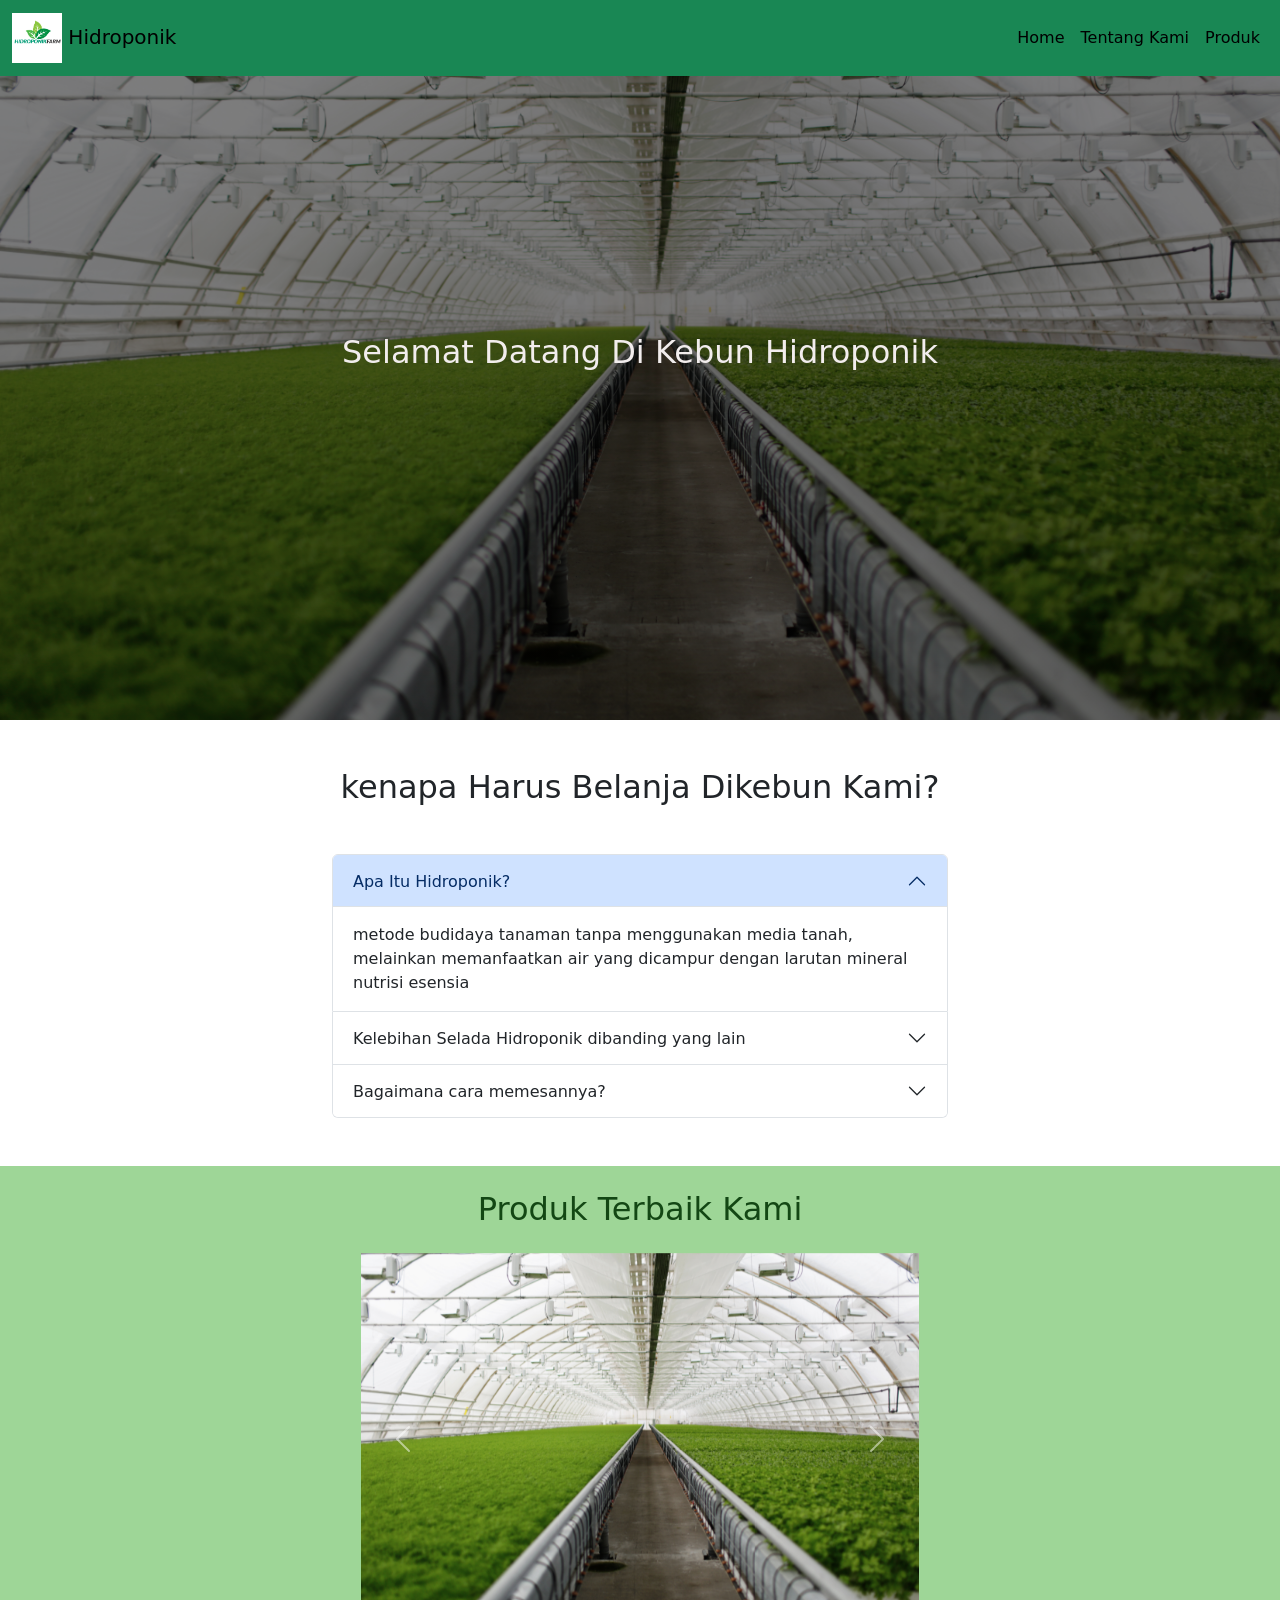
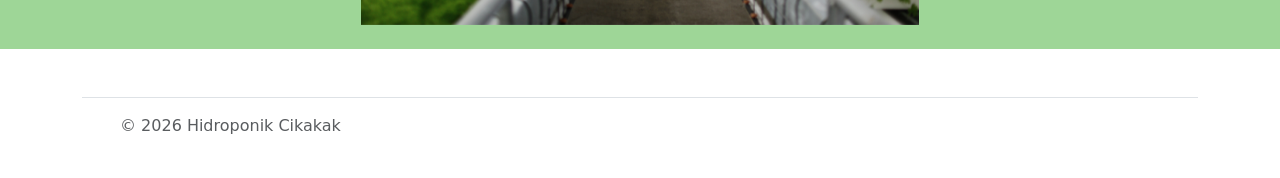
<file: index.html>
<!DOCTYPE html>
<html lang="en">

<head>
    <meta charset="UTF-8">
    <meta name="viewport" content="width=device-width, initial-scale=1.0">
    <title>Hidroponik</title>
    <link rel="stylesheet" href="style.css">
    <link href="	https://cdn.jsdelivr.net/npm/bootstrap@5.3.8/dist/css/bootstrap.min.css" rel="stylesheet"
        integrity="sha384-sRIl4kxILFvY47J16cr9ZwB07vP4J8+LH7qKQnuqkuIAvNWLzeN8tE5YBujZqJLB" crossorigin="anonymous">
</head>

<body>
    <!--navbar start-->
    <nav class="navbar navbar-expand-lg navbar-light bg-success fixed-top">
        <div class="container-fluid">
            <a class="navbar-brand" href="#">
                <img src="image/logo.png" alt="" width="50"> Hidroponik
            </a>
            <button class="navbar-toggler" type="button" data-bs-toggle="collapse"
                data-bs-target="#navbarSupportedContent" aria-controls="navbarSupportedContent" aria-expanded="false"
                aria-label="Toggle navigation">
                <span class="navbar-toggler-icon"></span>
            </button>
            <div class="collapse navbar-collapse d-flex-auto" id="navbarSupportedContent">
                <ul class="navbar-nav ms-auto mb-2 mb-lg-0">
                    <li class="nav-item">
                        <a class="nav-link active" aria-current="page" href="#banner-home">Home</a>
                    </li>
                    <li class="nav-item">
                        <a class="nav-link active" href="#accor">Tentang Kami</a>
                    </li>
                    <li class="nav-item">
                        <a class="nav-link active" href="#produk">Produk </a>
                    </li>
                </ul>
            </div>
        </div>
    </nav>
    <!--navbar end-->

    <!--banner start-->
        <div id="banner-home" class="container-fluid banner" >
            <div class="container banner-content col-lg-6">
                <div class="text-center">
                    <p class="fs-2">
                        Selamat Datang Di Kebun Hidroponik
                    </p>
                </div>
            </div>
        </div>
    <!--banner end-->

    <!--Accordion start-->
    <div id="accor" class="my-5 mb-5 container col-6">
        <h2 class="text-center mb-5">kenapa Harus Belanja Dikebun Kami?</h2>
        <div class="accordion" id="accordionPanelsStayOpenExample">
            <div class="accordion-item">
                <h2 class="accordion-header">
                    <button class="accordion-button" type="button" data-bs-toggle="collapse"
                        data-bs-target="#panelsStayOpen-collapseOne" aria-expanded="true"
                        aria-controls="panelsStayOpen-collapseOne">
                        Apa Itu Hidroponik?
                    </button>
                </h2>
                <div id="panelsStayOpen-collapseOne" class="accordion-collapse collapse show">
                    <div class="accordion-body">
                        metode budidaya tanaman tanpa menggunakan media tanah, melainkan memanfaatkan air yang dicampur dengan larutan mineral
                        nutrisi esensia
                    </div>
                </div>
            </div>
            <div class="accordion-item">
                <h2 class="accordion-header">
                    <button class="accordion-button collapsed" type="button" data-bs-toggle="collapse"
                        data-bs-target="#panelsStayOpen-collapseTwo" aria-expanded="false"
                        aria-controls="panelsStayOpen-collapseTwo">
                        Kelebihan Selada Hidroponik dibanding yang lain
                    </button>
                </h2>
                <div id="panelsStayOpen-collapseTwo" class="accordion-collapse collapse">
                    <div class="accordion-body">
                        1. Lebih Bersih dan Higienis
                        2. Bebas atau Rendah Pestisida Kimia
                        3. Hemat Penggunaan Air
                        4. Kandungan Nutrisi Mikro Terjaga
                        5. Tekstur Lebih Renyah dan Segar
                    </div>
                </div>
            </div>
            <div class="accordion-item">
                <h2 class="accordion-header">
                    <button class="accordion-button collapsed" type="button" data-bs-toggle="collapse"
                        data-bs-target="#panelsStayOpen-collapseThree" aria-expanded="false"
                        aria-controls="panelsStayOpen-collapseThree">
                        Bagaimana cara memesannya?
                    </button>
                </h2>
                <div id="panelsStayOpen-collapseThree" class="accordion-collapse collapse">
                    <div class="accordion-body">
                        <strong>This is the third item’s accordion body.</strong> It is hidden by default, until the collapse
                        plugin adds the appropriate classes that we use to style each element. These classes control the overall
                        appearance, as well as the showing and hiding via CSS transitions. You can modify any of this with
                        custom CSS or overriding our default variables. It’s also worth noting that just about any HTML can go
                        within the <code>.accordion-body</code>, though the transition does limit overflow.
                    </div>
                </div>
            </div>
        </div>
    </div>
    <!--Accordion end-->
    
    <!--carousel start-->
    <div id="produk" class="my-5 carousel-contain py-4">
        <div class="container">
            <h2 class="text-center mb-4">Produk Terbaik Kami</h2>
            <div id="carouselExample" class="carousel slide col-lg-6 offset-lg-3">
                <div class="carousel-inner">
                    <div class="carousel-item active">
                        <img src="image/bg.jpg" class="d-block w-100" alt="...">
                    </div>
                    <div class="carousel-item">
                        <img src="image/bg2.jpg" class="d-block w-100" alt="...">
                    </div>
                    <div class="carousel-item">
                        <img src="image/bg3.jpg" class="d-block w-100" alt="...">
                    </div>
                </div>
                <button class="carousel-control-prev" type="button" data-bs-target="#carouselExample" data-bs-slide="prev">
                    <span class="carousel-control-prev-icon" aria-hidden="true"></span>
                    <span class="visually-hidden">Previous</span>
                </button>
                <button class="carousel-control-next" type="button" data-bs-target="#carouselExample" data-bs-slide="next">
                    <span class="carousel-control-next-icon" aria-hidden="true"></span>
                    <span class="visually-hidden">Next</span>
                </button>
            </div>
        </div>
    </div>
    <!--carousel  end-->

    <script src="https://cdn.jsdelivr.net/npm/bootstrap@5.3.8/dist/js/bootstrap.bundle.min.js"
        integrity="sha384-FKyoEForCGlyvwx9Hj09JcYn3nv7wiPVlz7YYwJrWVcXK/BmnVDxM+D2scQbITxI"
        crossorigin="anonymous"></script>
</body>
    <div class="container">
        <footer class="d-flex flex-wrap justify-content-between align-items-center py-3 my-4 border-top">
            <div class="col-md-4 d-flex align-items-center"> <a href="/"
                    class="mb-3 me-2 mb-md-0 text-body-secondary text-decoration-none lh-1" aria-label="Bootstrap"> <svg
                        class="bi" width="30" height="24" aria-hidden="true">
                        <use xlink:href="#bootstrap"></use>
                    </svg> </a> <span class="mb-3 mb-md-0 text-body-secondary">© 2026 Hidroponik Cikakak</span> </div>
            <ul class="nav col-md-4 justify-content-end list-unstyled d-flex">
                
            </ul>
        </footer>
    </div>
</html>
</file>
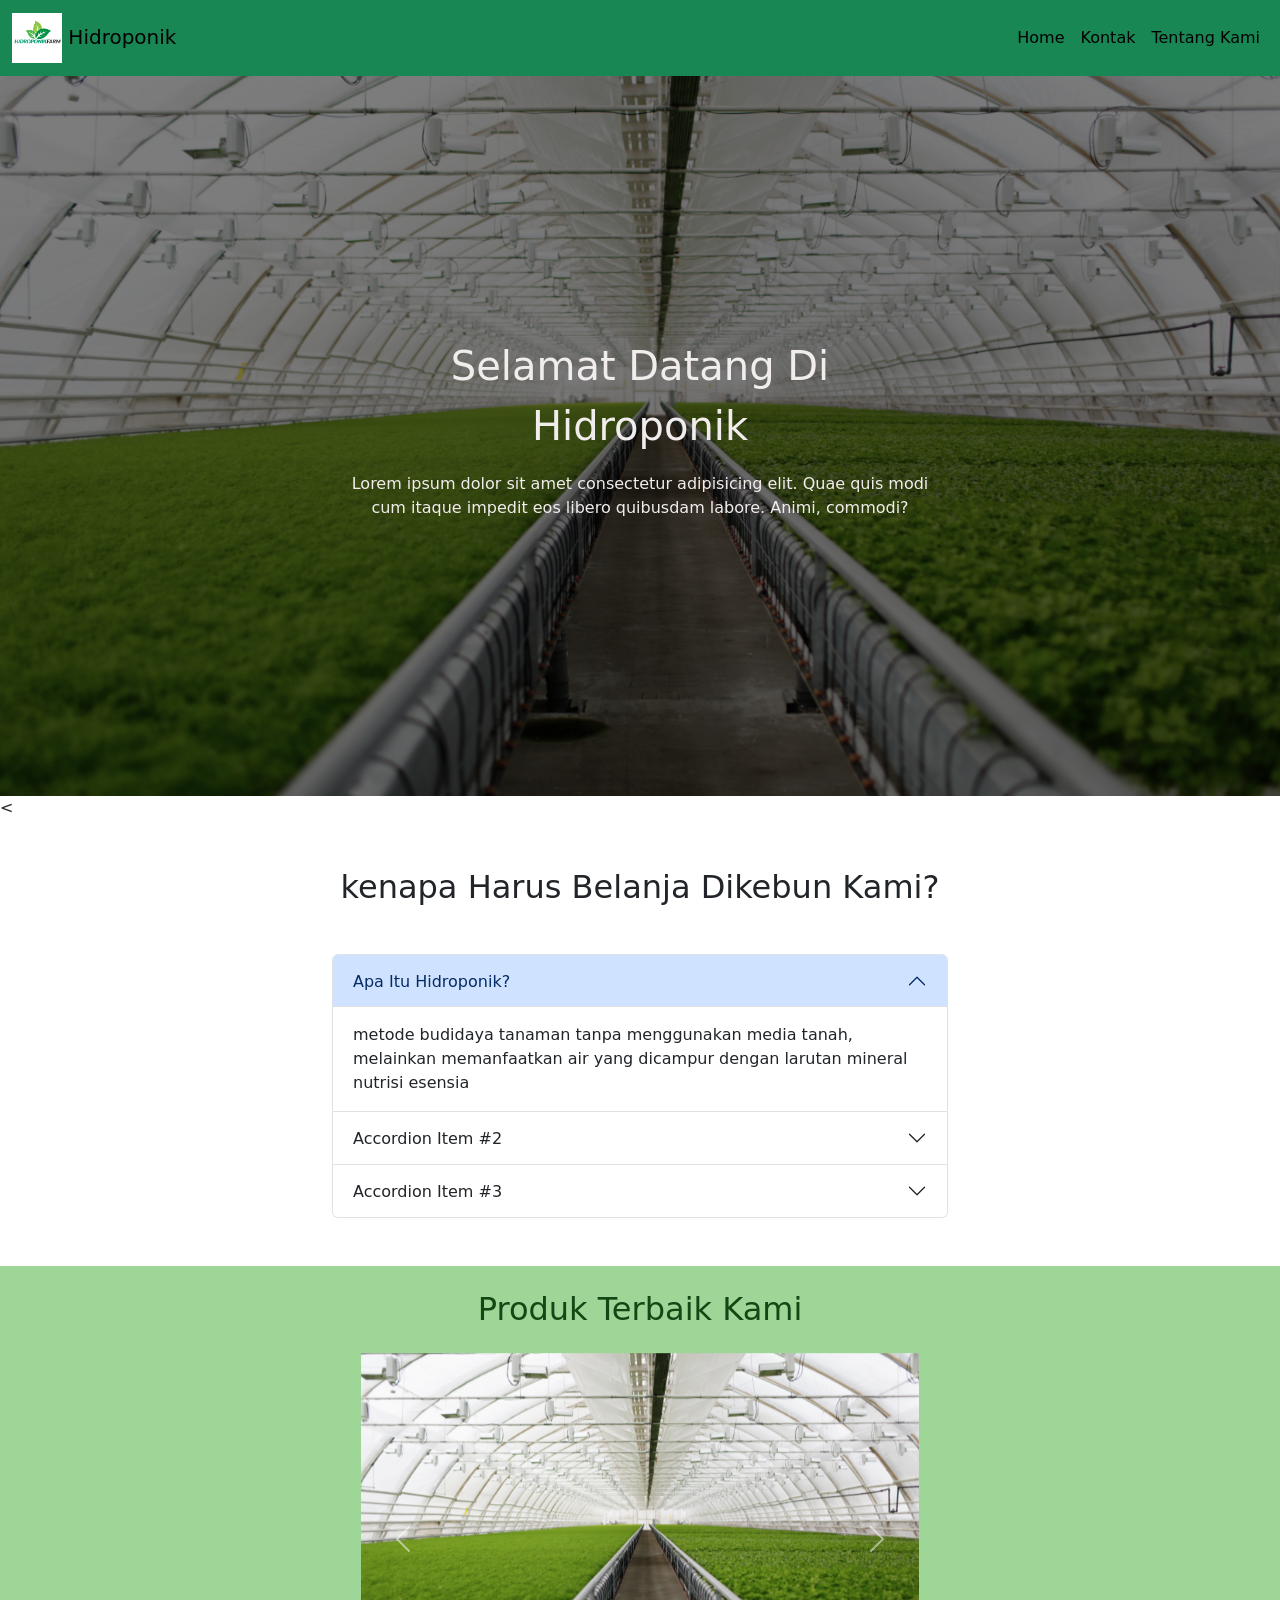
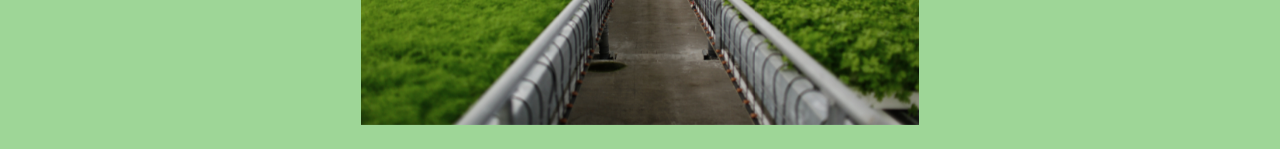
<file: about.html>
<!DOCTYPE html>
<html lang="en">

<head>
    <meta charset="UTF-8">
    <meta name="viewport" content="width=device-width, initial-scale=1.0">
    <title>Hidroponik</title>
    <link rel="stylesheet" href="style.css">
    <link href="	https://cdn.jsdelivr.net/npm/bootstrap@5.3.8/dist/css/bootstrap.min.css" rel="stylesheet"
        integrity="sha384-sRIl4kxILFvY47J16cr9ZwB07vP4J8+LH7qKQnuqkuIAvNWLzeN8tE5YBujZqJLB" crossorigin="anonymous">
</head>

<body>
    <!--navbar start-->
    <nav class="navbar navbar-expand-lg navbar-light bg-success">
        <div class="container-fluid">
            <a class="navbar-brand" href="#">
                <img src="image/logo.png" alt="" width="50"> Hidroponik
            </a>
            <button class="navbar-toggler" type="button" data-bs-toggle="collapse"
                data-bs-target="#navbarSupportedContent" aria-controls="navbarSupportedContent" aria-expanded="false"
                aria-label="Toggle navigation">
                <span class="navbar-toggler-icon"></span>
            </button>
            <div class="collapse navbar-collapse d-flex-auto" id="navbarSupportedContent">
                <ul class="navbar-nav ms-auto mb-2 mb-lg-0">
                    <li class="nav-item">
                        <a class="nav-link active" aria-current="page" href="index.html">Home</a>
                    </li>
                    <li class="nav-item">
                        <a class="nav-link active" href="#">Kontak</a>
                    </li>
                    <li class="nav-item">
                        <a class="nav-link active" href="about.html">Tentang Kami</a>
                    </li>
                </ul>
            </div>
        </div>
    </nav>
    <!--navbar end-->

    <!--banner start-->
    <div class="container-fluid banner">
        <div class="container banner-content col-lg-6">
            <div class="text-center">
                <p class="fs-1">
                    Selamat Datang Di Hidroponik
                </p>
                <p class="d-none d-sm-block">Lorem ipsum dolor sit amet consectetur adipisicing elit. Quae quis modi cum
                    itaque impedit eos libero quibusdam labore. Animi, commodi?</p>
            </div>
        </div>
    </div>
    <!--banner end-->

    <!--Accordion start-->
    <<div class="my-5 container col-6">
        <h2 class="text-center mb-5">kenapa Harus Belanja Dikebun Kami?</h2>
        <div class="accordion" id="accordionPanelsStayOpenExample">
            <div class="accordion-item">
                <h2 class="accordion-header">
                    <button class="accordion-button" type="button" data-bs-toggle="collapse"
                        data-bs-target="#panelsStayOpen-collapseOne" aria-expanded="true"
                        aria-controls="panelsStayOpen-collapseOne">
                        Apa Itu Hidroponik?
                    </button>
                </h2>
                <div id="panelsStayOpen-collapseOne" class="accordion-collapse collapse show">
                    <div class="accordion-body">
                        metode budidaya tanaman tanpa menggunakan media tanah, melainkan memanfaatkan air yang dicampur dengan larutan mineral
                        nutrisi esensia
                    </div>
                </div>
            </div>
            <div class="accordion-item">
                <h2 class="accordion-header">
                    <button class="accordion-button collapsed" type="button" data-bs-toggle="collapse"
                        data-bs-target="#panelsStayOpen-collapseTwo" aria-expanded="false"
                        aria-controls="panelsStayOpen-collapseTwo">
                        Accordion Item #2
                    </button>
                </h2>
                <div id="panelsStayOpen-collapseTwo" class="accordion-collapse collapse">
                    <div class="accordion-body">
                        <strong>This is the second item’s accordion body.</strong> It is hidden by default, until the collapse
                        plugin adds the appropriate classes that we use to style each element. These classes control the overall
                        appearance, as well as the showing and hiding via CSS transitions. You can modify any of this with
                        custom CSS or overriding our default variables. It’s also worth noting that just about any HTML can go
                        within the <code>.accordion-body</code>, though the transition does limit overflow.
                    </div>
                </div>
            </div>
            <div class="accordion-item">
                <h2 class="accordion-header">
                    <button class="accordion-button collapsed" type="button" data-bs-toggle="collapse"
                        data-bs-target="#panelsStayOpen-collapseThree" aria-expanded="false"
                        aria-controls="panelsStayOpen-collapseThree">
                        Accordion Item #3
                    </button>
                </h2>
                <div id="panelsStayOpen-collapseThree" class="accordion-collapse collapse">
                    <div class="accordion-body">
                        <strong>This is the third item’s accordion body.</strong> It is hidden by default, until the collapse
                        plugin adds the appropriate classes that we use to style each element. These classes control the overall
                        appearance, as well as the showing and hiding via CSS transitions. You can modify any of this with
                        custom CSS or overriding our default variables. It’s also worth noting that just about any HTML can go
                        within the <code>.accordion-body</code>, though the transition does limit overflow.
                    </div>
                </div>
            </div>
        </div>
    </div>
    <!--Accordion end-->

    <!--carousel start-->
    <div class="container-fluid carousel-contain py-4">
        <div class="container">
            <h2 class="text-center mb-4">Produk Terbaik Kami</h2>
            <div id="carouselExample" class="carousel slide col-lg-6 offset-lg-3">
                <div class="carousel-inner">
                    <div class="carousel-item active">
                        <img src="image/bg.jpg" class="d-block w-100" alt="...">
                    </div>
                    <div class="carousel-item">
                        <img src="image/bg2.jpg" class="d-block w-100" alt="...">
                    </div>
                    <div class="carousel-item">
                        <img src="image/bg3.jpg" class="d-block w-100" alt="...">
                    </div>
                </div>
                <button class="carousel-control-prev" type="button" data-bs-target="#carouselExample"
                    data-bs-slide="prev">
                    <span class="carousel-control-prev-icon" aria-hidden="true"></span>
                    <span class="visually-hidden">Previous</span>
                </button>
                <button class="carousel-control-next" type="button" data-bs-target="#carouselExample"
                    data-bs-slide="next">
                    <span class="carousel-control-next-icon" aria-hidden="true"></span>
                    <span class="visually-hidden">Next</span>
                </button>
            </div>
        </div>
    </div>
    <!--carousel  end-->

    <script src="https://cdn.jsdelivr.net/npm/bootstrap@5.3.8/dist/js/bootstrap.bundle.min.js"
        integrity="sha384-FKyoEForCGlyvwx9Hj09JcYn3nv7wiPVlz7YYwJrWVcXK/BmnVDxM+D2scQbITxI"
        crossorigin="anonymous"></script>
</body>

</html>
</file>
<file: style.css>
.banner{
    height: 80vh;
    background: linear-gradient(rgba(0,0,0,0.5), rgba(0,0,0,0.5)), url('image/bg.jpg');
    background-size: cover;
    background-position: center;
}

.banner-content{
    height: 100%;
    display: flex;
    color: rgb(242, 237, 237);
    justify-content: center;
    align-items: center;
}

.carousel-contain{
    background-color: rgb(158, 214, 151);
    color: rgb(19, 71, 20);
}
</file>
